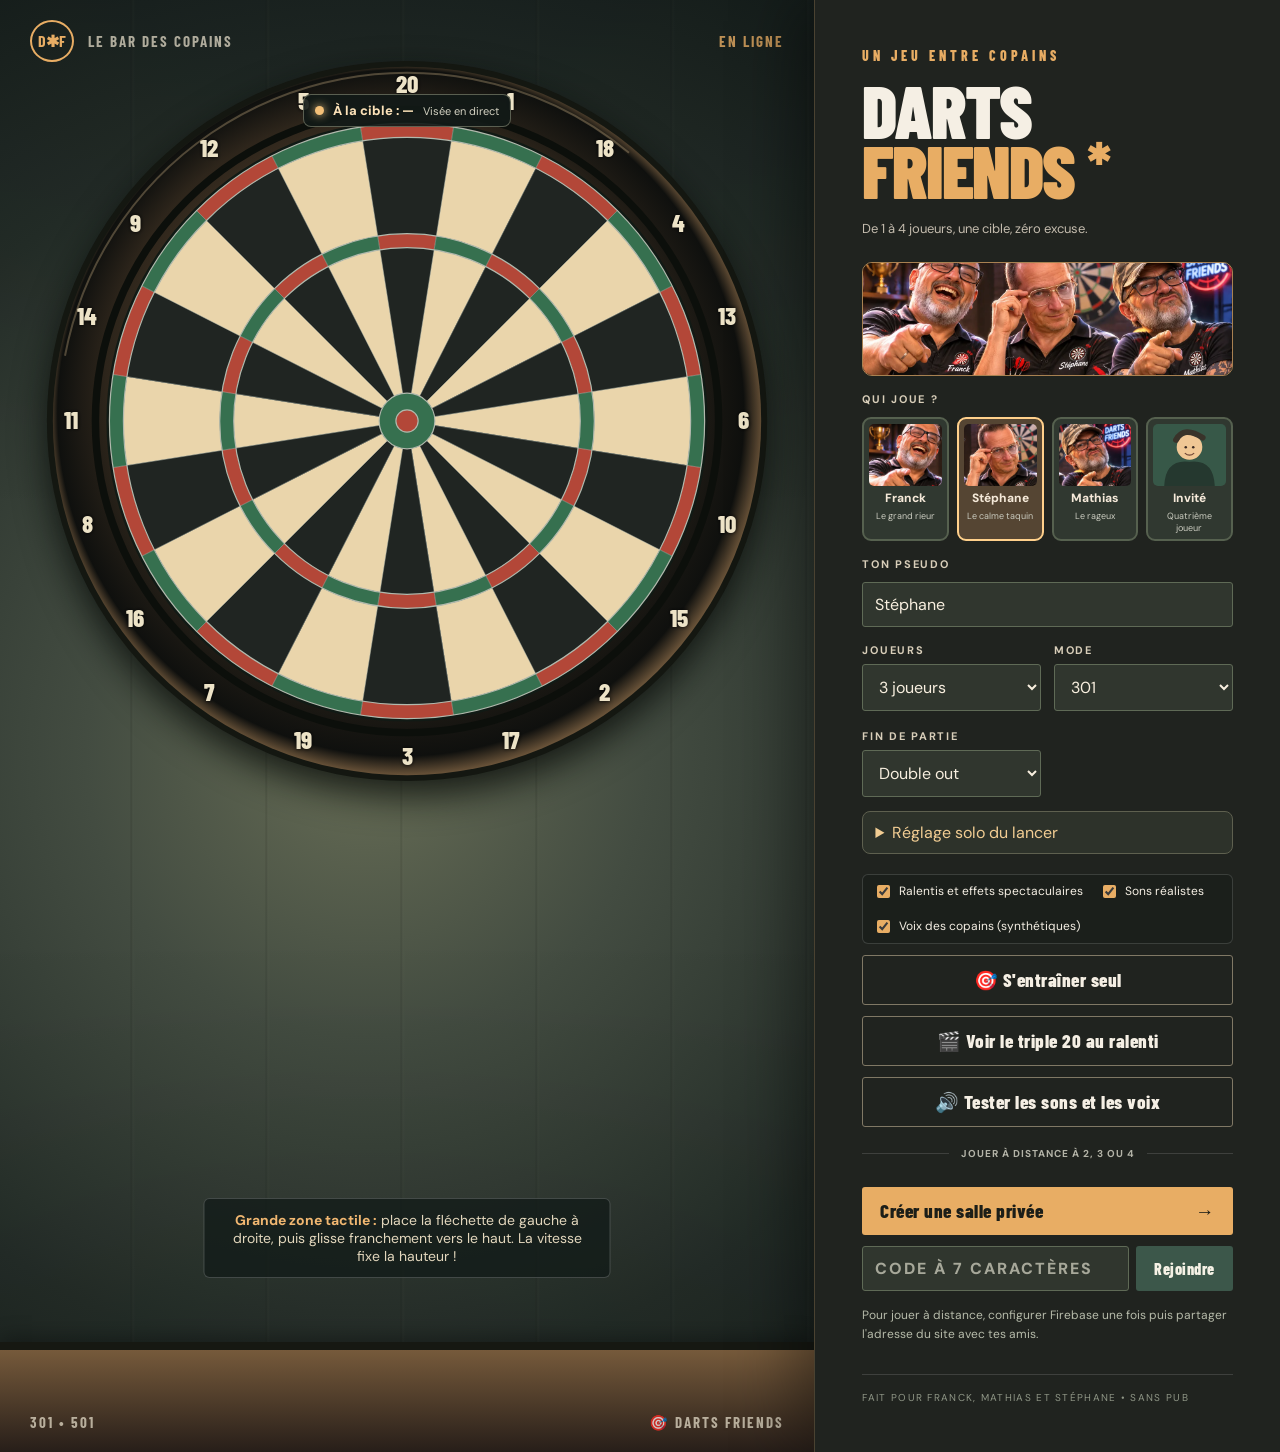
<file: index.html>
<!doctype html>
<html lang="fr">
<head>
  <meta charset="utf-8">
  <meta name="viewport" content="width=device-width, initial-scale=1, viewport-fit=cover">
  <meta name="theme-color" content="#1b211c">
  <meta name="description" content="Darts Friends : fléchettes 301 et 501 de 1 à 4 joueurs, entre amis, sur Android">
  <title>Darts Friends • V0.9 • fléchettes compétition et sons</title>
  <link rel="manifest" href="manifest.webmanifest">
  <link rel="icon" type="image/png" href="assets/icon-192.png">
  <link rel="stylesheet" href="style.css">
  <script src="firebase-config.js"></script>
  <script type="module" src="app.mjs"></script>
</head>
<body>
<div class="app-shell">
  <section class="arena">
    <div class="arena-top"><span class="mini-mark">D✱F</span><span>LE BAR DES COPAINS</span><span class="prototype">EN LIGNE</span></div>
    <canvas id="board" aria-label="Fléchettes : placer la fléchette en bas en déplaçant le doigt, puis glisser rapidement vers le haut"></canvas>
    <div class="aim-help"><strong>Grande zone tactile :</strong> place la fléchette de gauche à droite, puis glisse franchement vers le haut. La vitesse fixe la hauteur !</div>
    <div id="cinema-overlay" class="cinema-overlay" aria-live="polite"><div id="cinema-title" class="cinema-title"></div><div id="cinema-subtitle" class="cinema-subtitle"></div></div>
    <div class="live-overlay" id="live-overlay"><span class="live-dot"></span><span id="live-description">À la cible : —</span><span id="live-detail">Visée en direct</span></div>
    <div id="toast" class="toast" role="status" aria-live="polite"></div>
    <div id="shot-badge" class="shot-badge" aria-live="polite"></div>
    <div id="reaction-bubble" class="reaction-bubble" aria-live="polite"><img id="reaction-avatar" alt="" src="assets/franck.webp"><div><strong id="reaction-name">Franck</strong><span id="reaction-text">« Tocar ! »</span></div></div>
    <div class="arena-bottom"><span>301 &bull; 501</span><span>🎯 DARTS FRIENDS</span></div>
  </section>
  <aside class="panel">
    <header class="brand"><div class="brand-kicker">UN JEU ENTRE COPAINS</div><h1>DARTS <em>FRIENDS</em><span class="brand-star">✱</span></h1><p>De 1 à 4 joueurs, une cible, zéro excuse.</p></header>
    <section id="setup" class="screen">
      <div class="trio-banner"><img src="assets/trio.webp" alt="Illustration cartoon de Franck, Stéphane et Mathias autour d'une cible"></div>
      <label>Qui joue ?</label>
      <div class="avatar-picker" id="avatar-picker">
        <button class="avatar-choice" type="button" data-avatar="franck" aria-pressed="false"><img src="assets/franck.webp" alt=""><strong>Franck</strong><small>Le grand rieur</small></button>
        <button class="avatar-choice selected" type="button" data-avatar="stephane" aria-pressed="true"><img src="assets/stephane.webp" alt=""><strong>Stéphane</strong><small>Le calme taquin</small></button>
        <button class="avatar-choice" type="button" data-avatar="mathias" aria-pressed="false"><img src="assets/mathias.webp" alt=""><strong>Mathias</strong><small>Le rageux</small></button>
        <button class="avatar-choice" type="button" data-avatar="invite" aria-pressed="false"><img src="assets/invite.svg" alt=""><strong>Invité</strong><small>Quatrième joueur</small></button>
      </div>
      <label for="nickname">Ton pseudo</label><input id="nickname" maxlength="18" value="Stéphane" autocomplete="off">
      <div class="two-cols">
        <div><label for="player-count">Joueurs</label><select id="player-count"><option value="1">1 • Entraînement</option><option value="2">2 joueurs</option><option value="3" selected>3 joueurs</option><option value="4">4 joueurs</option></select></div>
        <div><label for="game-mode">Mode</label><select id="game-mode"><option value="301">301</option><option value="501">501</option></select></div>
        <div><label for="checkout">Fin de partie</label><select id="checkout"><option value="true">Double out</option><option value="false">Libre</option></select></div>
      </div>
      <details class="sensitivity-section"><summary>Réglage solo du lancer</summary>
        <label>Force <output id="solo-force-value">1.00×</output></label><input id="solo-force" type="range" min="0.5" max="2" step="0.05" value="1">
        <label>Direction <output id="solo-direction-value">1.00×</output></label><input id="solo-direction" type="range" min="0.5" max="2" step="0.05" value="1">
      </details>
      <div class="show-options"><label><input id="cinematic" type="checkbox" checked> Ralentis et effets spectaculaires</label><label><input id="sound-fx" type="checkbox" checked> Sons réalistes</label><label><input id="voice-fx" type="checkbox" checked> Voix des copains (synthétiques)</label></div>
      <button id="practice" class="button button-outline" type="button">🎯 S'entraîner seul</button>
      <button id="show-preview" class="button button-outline" type="button">🎬 Voir le triple 20 au ralenti</button>
      <button id="test-audio" class="button button-outline" type="button">🔊 Tester les sons et les voix</button>
      <div class="separator"><span>JOUER À DISTANCE À 2, 3 OU 4</span></div>
      <button id="create" class="button button-primary" type="button">Créer une salle privée <span>→</span></button>
      <div class="joinline"><input id="room-input" maxlength="7" placeholder="CODE À 7 CARACTÈRES" autocapitalize="characters" aria-label="Code de salle"><button id="join" class="button button-small" type="button">Rejoindre</button></div>
      <p class="footnote" id="online-note">Pour jouer à distance, configurer Firebase une fois puis partager l'adresse du site avec tes amis.</p>
    </section>
    <section id="lobby" class="screen hidden">
      <div class="section-title">SALLE PRIVÉE <span id="room-code">-------</span></div>
      <p class="hint">Partage le lien ou le code ci-dessus. Chacun choisit son propre avatar.</p>
      <button id="share" type="button" class="button button-outline">🔗 Copier le lien d'invitation</button>
      <div id="lobby-players" class="player-list"></div>
      <div class="sensitivity-section" id="host-controls">
        <strong>Sensibilité commune pour la salle</strong>
        <label>Force <output id="force-value">1.00×</output></label><input id="force-sensitivity" type="range" min="0.5" max="2" step="0.05" value="1">
        <label>Direction <output id="direction-value">1.00×</output></label><input id="direction-sensitivity" type="range" min="0.5" max="2" step="0.05" value="1">
        <button id="save-sensitivity" class="button button-outline" type="button">Appliquer à tous</button>
      </div>
      <p id="lobby-note" class="hint">En attente des amis…</p>
      <button id="start" class="button button-primary hidden" type="button">Lancer la partie <span>→</span></button>
      <button id="leave-lobby" class="text-button" type="button">Retour au menu</button>
    </section>
    <section id="match" class="screen hidden">
      <div class="match-top"><div><span class="small-label">MANCHE</span><h2 id="match-title">301</h2></div><div class="match-pills"><span id="room-pill">ENTRAÎNEMENT</span><span id="double-pill">DOUBLE OUT</span><span id="sensitivity-pill">F 1.00× · D 1.00×</span></div></div>
      <div id="players" class="player-list"></div>
      <div id="spectator-state" class="spectator-state">👀 En direct : en attente du lancer…</div>
      <div class="turn-box"><span class="small-label">C'EST AU TOUR DE</span><strong id="turn-name">Toi !</strong><span id="dart-counter">Fléchette 1/3</span></div>
      <div id="banter" class="banter-controls hidden"><label for="tease-target">CHAMBRER UN COPAIN</label><div class="banter-line"><select id="tease-target" aria-label="Personne à chambrer"></select><button id="tease" class="button button-banter" type="button">😏 Chambrer !</button></div></div>
      <div class="history"><span class="small-label">DERNIER LANCER</span><strong id="last-shot">À toi !</strong><span class="hint" id="quip"></span></div>
      <div id="win-banner" class="win-banner hidden"></div>
      <div class="controls"><button id="restart" class="button button-outline hidden" type="button">Rejouer</button><button id="exit" class="text-button" type="button">Retour au menu</button></div>
    </section>
    <footer class="panel-footer">FAIT POUR FRANCK, MATHIAS ET STÉPHANE • SANS PUB</footer>
  </aside>
</div>
</body>
</html>
</file>
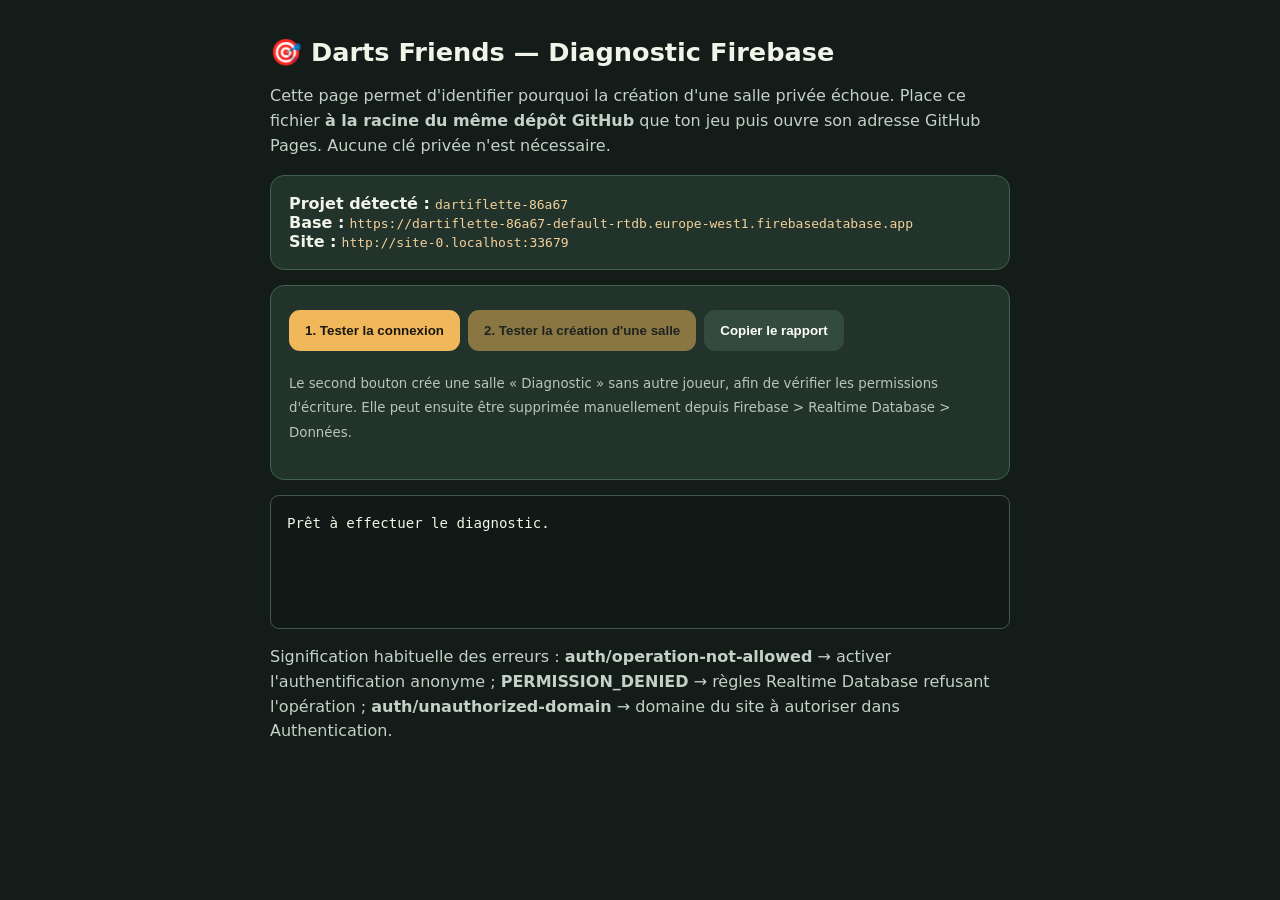
<file: Darts_Friends_Diagnostic_Firebase.html>
<!DOCTYPE html>
<html lang="fr"><head><meta charset="UTF-8"><meta name="viewport" content="width=device-width,initial-scale=1"><title>Darts Friends — Diagnostic Firebase</title>
<style>:root{font-family:system-ui,-apple-system,Segoe UI,Roboto,sans-serif;color-scheme:dark}body{margin:0;background:#141c19;color:#f1f4e9;padding:20px}.wrap{max-width:740px;margin:auto}h1{font-size:1.6rem}p{color:#c4d1c7;line-height:1.55}.card{background:#22332b;border-radius:14px;padding:18px;margin:15px 0;border:1px solid #41614d}button{background:#f0b85b;color:#1b1710;border:0;font-weight:750;padding:13px 16px;border-radius:11px;cursor:pointer;margin:6px 8px 4px 0}button:disabled{opacity:.5;cursor:not-allowed}code{color:#f1d19b;overflow-wrap:anywhere}.success{color:#9cf1a4}.error{color:#ff9990}.warn{color:#f2cf84}#log{white-space:pre-wrap;overflow-wrap:anywhere;background:#101915;border:1px solid #41574d;border-radius:9px;padding:16px;min-height:100px;font-size:.88rem;line-height:1.65}small{color:#b9c5ba}button.secondary{background:#334b3e;color:white}</style>
<script src="firebase-config.js"></script>
</head><body><div class="wrap"><h1>🎯 Darts Friends — Diagnostic Firebase</h1><p>Cette page permet d'identifier pourquoi la création d'une salle privée échoue. Place ce fichier <strong>à la racine du même dépôt GitHub</strong> que ton jeu puis ouvre son adresse GitHub Pages. Aucune clé privée n'est nécessaire.</p><div class="card"><strong>Projet détecté :</strong> <code id="project">...</code><br><strong>Base :</strong> <code id="dburl">...</code><br><strong>Site :</strong> <code id="site">...</code></div><div class="card"><button id="check">1. Tester la connexion</button><button id="create" disabled>2. Tester la création d'une salle</button><button class="secondary" id="copy">Copier le rapport</button><p><small>Le second bouton crée une salle « Diagnostic » sans autre joueur, afin de vérifier les permissions d'écriture. Elle peut ensuite être supprimée manuellement depuis Firebase &gt; Realtime Database &gt; Données.</small></p></div><pre id="log">Prêt à effectuer le diagnostic.</pre><p>Signification habituelle des erreurs : <strong>auth/operation-not-allowed</strong> → activer l'authentification anonyme ; <strong>PERMISSION_DENIED</strong> → règles Realtime Database refusant l'opération ; <strong>auth/unauthorized-domain</strong> → domaine du site à autoriser dans Authentication.</p></div>
<script type="module">
const cfg=window.DARTS_FIREBASE_CONFIG;
const $=id=>document.getElementById(id),log=$('log');
$('project').textContent=cfg?.projectId||'(aucune configuration)';
$('dburl').textContent=cfg?.databaseURL||'(aucune configuration)';
$('site').textContent=location.origin;
let context=null;
const say=(m)=>{log.textContent+=(log.textContent.endsWith('\n')?'':'\n')+m;};
function explain(error){let code=error?.code||'(code non fourni)', msg=error?.message||String(error);say('❌ '+code+' — '+msg);if(/operation-not-allowed/.test(code))say('➜ Firebase Authentication > Sign-in method > Anonyme > Activer.');else if(/unauthorized-domain/.test(code))say('➜ Firebase Authentication > Settings > Authorized domains : ajouter '+location.hostname);else if(/permission[-_]denied|PERMISSION_DENIED/i.test(code+' '+msg))say('➜ Vérifier les règles PUBLIÉES dans Realtime Database > Règles : autorisation des salles rooms/$code et absence de numChildren().');else if(/invalid-api-key|api-key-not-valid/i.test(code+' '+msg))say('➜ Vérifier la clé API Web du projet Firebase.');else say('➜ Copier ce rapport pour diagnostic.');}
$('check').onclick=async()=>{
 $('create').disabled=true;log.textContent='Vérification en cours…\n';
 try{
 if(!cfg||!cfg.apiKey||cfg.apiKey==='A_REMPLACER'||!cfg.databaseURL)throw new Error('Le fichier firebase-config.js n’est pas correctement renseigné.');
 say('✓ Configuration présente : '+cfg.projectId);
 const [app,auth,db]=await Promise.all([import('https://www.gstatic.com/firebasejs/13.3.0/firebase-app.js'),import('https://www.gstatic.com/firebasejs/13.3.0/firebase-auth.js'),import('https://www.gstatic.com/firebasejs/13.3.0/firebase-database.js')]);
 say('✓ SDK Firebase importé');
 const instance=app.initializeApp(cfg,'darts-friends-diagnostic');const a=auth.getAuth(instance);
 await auth.signInAnonymously(a);const uid=a.currentUser.uid;
 say('✓ Authentification anonyme OK (identifiant : '+uid.slice(0,7)+'…)');
 const database=db.getDatabase(instance);const alphabet='ABCDEFGHJKLMNPQRSTUVWXYZ23456789';const testCode=Array.from(crypto.getRandomValues(new Uint8Array(7)),v=>alphabet[v%alphabet.length]).join('');
 const testRef=db.ref(database,'rooms/'+testCode);
 const snapshot=await db.get(testRef);
 say('✓ Lecture autorisée pour une salle inexistante (code '+testCode+').');
 if(snapshot.exists())say('Note : collision improbable de code, le test de création utilisera un nouveau code.');
 context={uid,db,database};$('create').disabled=false;say('✓ Diagnostic de connexion réussi. Clique sur le bouton 2 pour tester la création.');
 }catch(e){explain(e);}
};
$('create').onclick=async()=>{
 if(!context)return;const {uid,db,database}=context;$('create').disabled=true;
 try{
 const alphabet='ABCDEFGHJKLMNPQRSTUVWXYZ23456789';const code=Array.from(crypto.getRandomValues(new Uint8Array(7)),v=>alphabet[v%alphabet.length]).join('');
 const room={schema:1,createdAt:Date.now(),host:uid,mode:301,doubleOut:true,force:1,direction:1,status:'lobby',turn:0,seq:0,players:[{uid,name:'Diagnostic',avatar:'stephane',score:301,roundStart:301,darts:0,roundHits:[]}],winner:'',lastHit:null,lastReaction:null};
 const response=await db.runTransaction(db.ref(database,'rooms/'+code),r=>r===null?room:undefined,{applyLocally:false});
 if(!response.committed)throw new Error('La transaction n’a pas été validée (code déjà utilisé ou refus)');
 say('✅ Création de salle réussie ! Code : '+code);say('✅ L’application devrait pouvoir créer une salle avec les mêmes règles.');
 }catch(e){explain(e);}finally{$('create').disabled=false;}
};
$('copy').onclick=async()=>{try{await navigator.clipboard.writeText('Darts Friends — '+location.href+'\nProjet : '+$('project').textContent+'\n'+log.textContent);say('✓ Rapport copié.');}catch{say('Copie manuellement le texte ci-dessus.');}};
</script></body></html>
</file>
<file: style.css>
@import url('https://fonts.googleapis.com/css2?family=Barlow+Condensed:wght@500;600;700;800;900&family=DM+Sans:wght@400;500;600;700&display=swap');
:root{--ink:#f5efe4;--gold:#e8ad64;--dark:#1b1d19;--line:#ffffff22;--muted:#c4bcae;--green:#385949;--red:#b64037}
*{box-sizing:border-box}html,body{margin:0;min-height:100%;background:#131714;color:var(--ink);font-family:'DM Sans',Arial,sans-serif}button,input,select{font:inherit}button{cursor:pointer}body{overscroll-behavior:none}
.app-shell{min-height:100dvh;display:grid;grid-template-columns:minmax(0,1.52fr) minmax(330px,.87fr);max-width:1920px;margin:auto;overflow:hidden}
.arena{position:relative;min-height:680px;overflow:hidden;background:radial-gradient(circle at 45% 52%,#666c55 0%,#434c41 32%,#252e29 70%,#17201e 100%)}
.arena:before{content:"";pointer-events:none;position:absolute;inset:0;opacity:.24;background:repeating-linear-gradient(90deg,transparent 0,transparent 130px,#0007 131px,#e0d2b111 133px,transparent 135px),linear-gradient(0deg,#0007,transparent 35%,transparent 65%,#0007)}
.arena:after{content:"";position:absolute;bottom:0;height:13%;left:0;right:0;pointer-events:none;background:linear-gradient(#765a3b,#271e19);border-top:8px solid #161812;box-shadow:0 -4px 20px #0005}
.arena-top,.arena-bottom{position:absolute;z-index:2;left:30px;right:30px;display:flex;align-items:center;gap:14px;font-family:'Barlow Condensed',sans-serif;font-weight:700;letter-spacing:2px;font-size:15px;color:#e1d9c5c0}
.arena-top{top:20px}.arena-bottom{bottom:20px;justify-content:space-between}.mini-mark{border:2px solid #e8ad64;border-radius:50%;color:#e8ad64;padding:9px 6px;font-size:16px;letter-spacing:0}.prototype{margin-left:auto;color:#e8ad64;opacity:.8}
#board{touch-action:none;display:block;position:absolute;inset:0;width:100%;height:100%;z-index:1;cursor:crosshair}
.aim-help{z-index:3;position:absolute;top:55px;bottom:auto;left:50%;transform:translateX(-50%);white-space:nowrap;text-align:center;padding:12px 16px;background:#111a18c4;border:1px solid #ffffff30;border-radius:6px;font-size:clamp(11px,1.2vw,14px);color:#e3d7bd;pointer-events:none}.aim-help strong{color:#f1b771}.aim-help span{color:#9d906f;margin:0 5px}
.toast,.shot-badge{pointer-events:none;position:absolute;z-index:4;left:50%;transform:translateX(-50%);text-align:center;font-family:'Barlow Condensed',sans-serif;font-weight:900;letter-spacing:1px;opacity:0;transition:opacity .18s}.toast{top:105px;font-size:18px;background:#151f1ce8;padding:9px 20px;border-radius:4px}.toast.visible,.shot-badge.visible{opacity:1}.shot-badge{top:21%;font-size:clamp(36px,5vw,76px);color:#f3bb6e;text-shadow:0 4px 0 #30261d,0 10px 40px #000}
.panel{z-index:5;position:relative;background:#20231f;box-shadow:-18px 0 60px #0006;min-height:100vh;padding:clamp(22px,3.7vw,54px);display:flex;flex-direction:column;border-left:1px solid #eebd7b33;overflow-y:auto}
.brand-kicker{font-family:'Barlow Condensed',sans-serif;color:var(--gold);letter-spacing:4px;font-size:14px;font-weight:800}.brand{margin-bottom:25px}.brand h1{font-family:'Barlow Condensed',Impact,sans-serif;font-size:clamp(50px,5.7vw,86px);letter-spacing:-2px;line-height:.82;margin:17px 0 12px;font-weight:900;position:relative}.brand h1 em{color:var(--gold);font-style:normal}.brand-star{font-size:30px;vertical-align:top;margin-left:12px;color:var(--gold)}.brand p{color:var(--muted);font-size:13px;margin:19px 0 0}
.screen{display:flex;flex-direction:column;gap:11px;flex:1}.hidden{display:none!important}.screen>label,.two-cols label{font-size:11px;text-transform:uppercase;letter-spacing:1.7px;font-weight:700;color:#d8ceb9;margin-top:5px;display:block}.screen input,.screen select{width:100%;border-radius:3px;background:#30362e;border:1px solid #5f6a56;padding:11px 12px;color:#f8efdf;outline:none;min-height:42px}.screen input:focus,.screen select:focus{border-color:var(--gold)}.screen input::placeholder{color:#a7a89a}.two-cols{display:grid;grid-template-columns:1fr 1fr;gap:13px}.two-cols label{margin-bottom:7px}
.button{border:0;min-height:45px;padding:12px 18px;border-radius:3px;font-family:'Barlow Condensed',sans-serif;font-weight:800;font-size:19px;letter-spacing:.5px;transition:transform .15s,background .15s}.button:active{transform:scale(.98)}.button-primary{background:var(--gold);color:#1c1e18;margin-top:7px;display:flex;justify-content:space-between;align-items:center}.button-primary:hover{background:#f3c18a}.button-outline{color:var(--ink);background:transparent;border:1px solid #807865}.button-outline:hover{background:#353b32}.separator{display:flex;align-items:center;gap:12px;color:#b4b4a8;font-size:10px;font-weight:700;letter-spacing:1px;margin:9px 0}.separator:before,.separator:after{content:"";height:1px;background:var(--line);flex:1}.joinline{display:grid;grid-template-columns:1fr auto;gap:7px}.joinline input{letter-spacing:2px;font-weight:800;text-transform:uppercase}.button-small{background:#3c574a;color:#f5f1e5;font-size:16px}.footnote,.hint{font-size:12px;line-height:1.6;color:#b6bbaa;margin:4px 0}
.section-title{font-family:'Barlow Condensed',sans-serif;letter-spacing:1px;font-size:25px;font-weight:800;display:flex;align-items:center;justify-content:space-between}.section-title span{font-size:28px;background:#334333;border:1px dashed #d6aa6b;padding:4px 10px;color:#ffce80;letter-spacing:4px}
.player-list{display:flex;flex-direction:column;gap:9px;margin:10px 0}.player{display:flex;align-items:center;gap:13px;padding:8px 10px;border:1px solid #4c5245;background:#292f28;border-radius:4px;min-height:61px}.player.active{border-color:#ecb875;background:#3c3e30}.player.offline{opacity:.5}.player-details{display:flex;flex-direction:column;gap:2px;flex:1;min-width:0}.player-details strong{font-size:14px;white-space:nowrap;overflow:hidden;text-overflow:ellipsis}.player-details small{font-size:10px;color:#bebaaa;text-transform:uppercase;letter-spacing:.5px}.points{font-family:'Barlow Condensed',sans-serif;font-size:29px;font-weight:800;color:#f6c086;line-height:1}
.avatar{--shirt:#8aab9d;flex-shrink:0;width:45px;height:45px;overflow:hidden;position:relative;border-radius:50%;background:radial-gradient(circle at 25% 15%,#f6e3ae,#c7b58b 65%,#907052);border:2px solid #a18a68;box-shadow:inset 0 3px 6px #ffffff57,0 2px 8px #0005}.avatar .body{position:absolute;left:6px;right:6px;bottom:-10px;height:22px;border-radius:50% 50% 0 0;background:var(--shirt);border:2px solid #322a24}.avatar .face{position:absolute;left:10px;top:6px;width:23px;height:27px;border-radius:42% 42% 49% 49%;background:#e9aa7c;border:1px solid #976b4b;box-shadow:inset -3px -4px 0 #ba79564d}.avatar .hair{position:absolute;left:8px;top:3px;width:27px;height:13px;border-radius:50% 50% 20% 12%;background:#4b3429;transform:rotate(-6deg)}.avatar .eyes{position:absolute;left:15px;top:19px;width:3px;height:3px;background:#292923;border-radius:50%;box-shadow:10px 0 #292923}.avatar .mouth{position:absolute;left:18px;top:26px;width:9px;height:4px;border-bottom:2px solid #6b3835;border-radius:50%}
.avatar.type-1{--shirt:#d06b55}.avatar.type-1 .hair{background:#766858}.avatar.type-2{--shirt:#6678a8}.avatar.type-2 .hair{background:#2e3030}
.match-top{display:flex;justify-content:space-between;align-items:center}.small-label{font-size:10px;letter-spacing:2px;font-weight:800;color:#b3b6a7}.match-top h2{font-size:47px;font-family:'Barlow Condensed',sans-serif;margin:0;line-height:1}.match-pills{display:flex;flex-direction:column;align-items:flex-end;gap:6px}.match-pills span{padding:5px 9px;font-size:10px;background:#314a3e;border:1px solid #607664;letter-spacing:1px;font-weight:800}.match-pills span+span{background:#67482f;border-color:#ad8454}.turn-box{border-left:3px solid var(--gold);padding:10px 13px;background:#323a30;display:flex;flex-direction:column;gap:4px}.turn-box strong{font-size:18px}.turn-box>span:last-child{font-size:12px;color:#b8c5b1}.history{border-top:1px solid var(--line);padding:14px 0;display:flex;flex-direction:column;gap:5px}.history strong{font-family:'Barlow Condensed',sans-serif;font-size:25px}.win-banner{background:#5a6339;border:1px solid #dfbb64;padding:15px;text-align:center;font-family:'Barlow Condensed',sans-serif;font-size:24px;font-weight:800}.controls{display:flex;gap:15px;align-items:center;margin-top:auto}.controls .button{flex:1}.text-button{background:none;border:0;color:#c9bbaa;text-decoration:underline;text-underline-offset:4px;padding:10px 0;text-align:left;font-size:12px}.panel-footer{border-top:1px solid var(--line);margin-top:26px;padding-top:16px;color:#8f9686;font-size:10px;letter-spacing:1.3px}
@media(max-width:750px){.app-shell{display:flex;flex-direction:column}.arena{height:62dvh;min-height:390px;flex-shrink:0}.panel{min-height:unset;padding:22px}.brand{margin-bottom:19px}.brand h1{font-size:56px;line-height:.85}.brand h1 br{display:none}.brand h1 em:before{content:' '}.arena-top,.arena-bottom{left:18px;right:18px;font-size:11px}.arena-top{top:12px}.arena-bottom{bottom:10px}.aim-help{top:45px;bottom:auto;width:max-content;max-width:95%;font-size:10px}.panel-footer{display:none}}
@media (orientation:landscape) and (max-height:630px){.arena{min-height:100vh}.panel{padding:17px 23px}.brand{margin-bottom:12px}.brand h1{font-size:52px;margin:9px 0 8px}.brand p{margin:10px 0 0}.screen{gap:6px}.screen input,.screen select{min-height:35px;padding:7px}.button{min-height:35px;padding:7px 10px;font-size:16px}.player{min-height:46px}.avatar{width:34px;height:34px}.avatar .body{bottom:-13px}.avatar .face{left:7px;top:4px}.avatar .hair{left:6px;top:2px}.avatar .eyes{left:12px;top:16px}.avatar .mouth{left:15px;top:23px}.panel-footer{display:none}.aim-help{top:38px;bottom:auto}}

.sensitivity-section {padding:12px; margin:12px 0; background:rgba(255,255,255,.035); border-radius:9px;}
.sensitivity-section label {display:flex;justify-content:space-between;margin-top:8px;}
.sensitivity-section input[type=range] {width:100%;accent-color:#e7b86f;margin:9px 0;}
.sensitivity-section summary {cursor:pointer;color:#edc380;}

/* Simplification : avatars fixes, sans animations */
.trio-banner{height:114px;overflow:hidden;border-radius:10px;border:1px solid #a88151;background:#151914}
.trio-banner img{width:100%;height:100%;object-fit:cover;object-position:center 36%}
.avatar-picker{display:grid;grid-template-columns:repeat(3,minmax(0,1fr));gap:8px}
.avatar-choice{background:#303830;border:2px solid #56614f;border-radius:9px;color:#f5e9d9;padding:5px;display:flex;flex-direction:column;align-items:center;gap:4px;min-width:0}
.avatar-choice.selected{border-color:#ffd08b;background:#554533}
.avatar-choice img{width:100%;height:77px;object-fit:cover;object-position:center 26%;border-radius:5px}
.avatar-choice strong{font-weight:800;font-size:14px}.avatar-choice small{font-size:10px;color:#cacbbf;text-align:center}
.avatar-portrait{width:46px;height:46px;object-fit:cover;object-position:center 26%;border:1px solid #bfa274;border-radius:7px;flex:none}
.sensitivity-section{border:1px solid #5e604f;background:#2d322a;border-radius:8px;padding:10px 12px;margin:3px 0}
.sensitivity-section summary{cursor:pointer;color:#f2cd93}.sensitivity-section label{display:flex;justify-content:space-between;margin-top:7px;font-size:12px;color:#e4d9c7}
.sensitivity-section input[type=range]{width:100%;min-height:25px;accent-color:#e9b36e;padding:0;border:0}
.sensitivity-section strong{font-size:12px}
.banter-controls{padding:10px;border:1px solid #ad8d62;border-radius:8px;background:#36352b}
.banter-controls label{font-size:10px;letter-spacing:1.5px;color:#edcb91;font-weight:800}
.banter-line{display:grid;grid-template-columns:1fr auto;gap:6px;margin-top:6px}
.button-banter{background:#e8b673;color:#211c13;font-size:14px;white-space:nowrap;padding:7px;min-height:42px}
#quip{color:#eac58f;font-weight:800;font-size:13px}
.button:disabled{opacity:.45;cursor:not-allowed}
@media(max-width:750px){.arena{height:61dvh;min-height:370px}.panel{padding:18px}.brand h1{font-size:50px}.trio-banner{height:95px}.aim-help{white-space:normal;top:52px;line-height:1.35;width:calc(100% - 28px);max-width:calc(100% - 28px);background:#15221fda}.avatar-choice img{height:68px}.toast{top:105px;font-size:14px}}

/* V0.6 — salons modulables et visée en direct */
.avatar-picker{grid-template-columns:repeat(4,minmax(0,1fr))}
.avatar-choice img{height:62px}.avatar-choice strong{font-size:12px}.avatar-choice small{font-size:9px}
.live-overlay{position:absolute;z-index:3;left:50%;transform:translateX(-50%);top:12%;display:flex;align-items:center;gap:9px;max-width:95%;white-space:nowrap;background:#121a17e9;border:1px solid #b7b89b70;color:#fbe1b8;border-radius:8px;padding:7px 11px;font-weight:800;font-size:13px;pointer-events:none}
.live-dot{width:9px;height:9px;background:#f3c078;border-radius:50%;box-shadow:0 0 10px #ffd48b;flex:none}
#live-detail{font-weight:400;font-size:11px;color:#d4d2c2}
.spectator-state{font-size:12px;border-left:3px solid #e9b76b;padding:8px 10px;background:#333b30;color:#f4dbb7;border-radius:4px}
.aim-help{top:49px}.live-overlay{top:94px}
@media(max-width:750px){.avatar-picker{gap:5px}.avatar-choice img{height:55px}.avatar-choice{padding:3px}.avatar-choice strong{font-size:11px}.avatar-choice small{font-size:8px}.live-overlay{top:95px;font-size:11px;gap:6px;padding:5px 7px}#live-detail{font-size:9px}.aim-help{top:49px}}
@media(min-width:751px) and (max-width:1000px){.avatar-choice img{height:58px}}
/* Mode match compact : cible, score et statut direct visibles sur téléphone. */
@media(max-width:750px){
 body[data-screen="match"]{height:100dvh;overflow:hidden}
 body[data-screen="match"] .app-shell{height:100dvh;min-height:0;overflow:hidden;display:flex;flex-direction:column}
 body[data-screen="match"] .arena{flex:0 0 58dvh;height:58dvh;min-height:0}
 body[data-screen="match"] .panel{flex:1 1 auto;height:42dvh;min-height:0;overflow-y:auto;padding:7px 12px;box-shadow:none}
 body[data-screen="match"] .brand,body[data-screen="match"] .panel-footer{display:none}
 body[data-screen="match"] .screen{gap:4px;flex:0}
 body[data-screen="match"] .match-top h2{font-size:28px}
 body[data-screen="match"] .match-top{gap:8px}
 body[data-screen="match"] .match-pills{flex-direction:row;align-items:center;flex-wrap:wrap;gap:3px;justify-content:flex-end}
 body[data-screen="match"] .match-pills span{font-size:8px;padding:2px 4px;letter-spacing:0}
 body[data-screen="match"] .player-list{display:grid;grid-template-columns:repeat(2,minmax(0,1fr));gap:4px;margin:2px 0}
 body[data-screen="match"] .player{gap:5px;min-height:39px;padding:3px 5px}
 body[data-screen="match"] .avatar-portrait{width:33px;height:33px}
 body[data-screen="match"] .player-details strong{font-size:11px}
 body[data-screen="match"] .player-details small{font-size:7px}
 body[data-screen="match"] .points{font-size:22px}
 body[data-screen="match"] .score-wrap{display:flex;flex-direction:column;align-items:center}
 body[data-screen="match"] .dart-count{font-size:7px;color:#f6bc7b;letter-spacing:0}
 body[data-screen="match"] .turn-box{padding:3px 8px;flex-direction:row;align-items:center;gap:6px}
 body[data-screen="match"] .turn-box .small-label{font-size:8px;letter-spacing:0}
 body[data-screen="match"] .turn-box strong{font-size:13px}
 body[data-screen="match"] .turn-box>span:last-child{font-size:9px;margin-left:auto}
 body[data-screen="match"] .spectator-state{padding:3px 7px;font-size:9px;line-height:1.3}
 body[data-screen="match"] .history{padding:3px 0;display:flex;flex-direction:row;align-items:center;gap:6px}
 body[data-screen="match"] .history .small-label{font-size:8px;letter-spacing:0}
 body[data-screen="match"] .history strong{font-size:15px}
 body[data-screen="match"] #quip{font-size:9px}
 body[data-screen="match"] .banter-controls{padding:3px 6px}
 body[data-screen="match"] .banter-controls label{font-size:8px;letter-spacing:0}
 body[data-screen="match"] .banter-line{margin-top:2px}
 body[data-screen="match"] .banter-line select{min-height:25px;padding:3px;font-size:11px}
 body[data-screen="match"] .button-banter{min-height:25px;font-size:12px;padding:2px 8px}
 body[data-screen="match"] .controls{min-height:18px;margin:0}
 body[data-screen="match"] .controls .text-button{font-size:10px;padding:3px 0}
 body[data-screen="match"] .controls .button{min-height:25px;font-size:12px;padding:2px 6px}
 body[data-screen="match"] .arena-top{font-size:9px}
 body[data-screen="match"] .aim-help{font-size:9px;top:37px}
 body[data-screen="match"] .live-overlay{top:80px}
}
@media(max-width:750px) and (max-height:690px){
 body[data-screen="match"] .arena{flex-basis:52dvh;height:52dvh}
 body[data-screen="match"] .panel{height:48dvh}
}

@media(max-width:750px){
 body[data-screen="match"] .aim-help,body[data-screen="match"] .live-overlay{display:none}
 body[data-screen="match"] .toast{top:auto;bottom:20%;font-size:12px;max-width:80%;padding:5px 8px}
 body[data-screen="match"] .shot-badge{top:38%;font-size:clamp(26px,9vw,45px)}
}

/* V0.7 : piste de lancer géante et mise en scène du projectile. */
body[data-screen="match"] .arena{background:radial-gradient(circle at 50% 23%,#5e6955 0%,#39463c 35%,#1d2a24 79%,#101918 100%)}
.arena:after{height:7%}
.aim-help{top:auto;bottom:12%;max-width:90%;white-space:normal;pointer-events:none}
.cinema-overlay{pointer-events:none;position:absolute;z-index:5;top:25%;left:50%;transform:translate(-50%,-10px) scale(.94);width:85%;text-align:center;opacity:0;transition:opacity .3s,transform .3s;text-shadow:0 3px 13px #000,0 0 35px #000;}
.cinema-overlay.active{opacity:1;transform:translate(-50%,0) scale(1)}
.cinema-overlay .cinema-title{font-family:'Barlow Condensed',Impact,sans-serif;color:#ffce72;font-size:clamp(34px,6vw,84px);font-weight:900;letter-spacing:2px;line-height:1;text-shadow:0 3px 1px #6c3619,0 0 25px #ffbe4088}
.cinema-overlay .cinema-subtitle{font-family:'Barlow Condensed',sans-serif;font-size:clamp(12px,2vw,22px);color:white;letter-spacing:3px;font-weight:800;margin-top:6px}
.cinema-overlay.impact .cinema-title{animation:impact-pop .5s ease-out}
@keyframes impact-pop {0%{transform:scale(.85)}45%{transform:scale(1.13)}100%{transform:scale(1)}}
.show-options{display:flex;flex-wrap:wrap;gap:16px;align-items:center;padding:7px 10px;border:1px solid #ffffff24;background:#111a164d;margin-top:6px;border-radius:6px;font-size:12px}
.show-options label{display:flex;gap:6px;align-items:center;cursor:pointer}
.show-options input{width:auto!important;min-height:0!important;accent-color:#e8ad64}
@media(max-width:750px){
 body[data-screen="match"] .arena{height:70dvh;flex:0 0 70dvh;min-height:0}
 body[data-screen="match"] .panel{height:30dvh;min-height:0}
 body[data-screen="match"] .cinema-overlay{top:22%;}
 .arena .aim-help{bottom:8%;font-size:11px}
}
@media(max-width:750px) and (max-height:690px){
 body[data-screen="match"] .arena{height:68dvh;flex:0 0 68dvh}
 body[data-screen="match"] .panel{height:32dvh}
}

/* V0.7 : ne pas perdre le plateau en paysage sur les petits téléphones. */
body[data-screen="match"]{height:100dvh;overflow:hidden}
@media(orientation:landscape) and (max-height:630px){
 body[data-screen="match"] .app-shell{height:100dvh;min-height:0;display:grid;grid-template-columns:minmax(0,1.12fr) minmax(260px,.88fr);overflow:hidden}
 body[data-screen="match"] .arena{height:100dvh;min-height:0}
 body[data-screen="match"] .panel{height:100dvh;min-height:0;padding:7px 12px;overflow:auto}
 body[data-screen="match"] .brand{display:none}
 body[data-screen="match"] .player{min-height:37px}
 body[data-screen="match"] .player-list{display:grid;grid-template-columns:repeat(2,minmax(0,1fr));gap:4px}
 body[data-screen="match"] .player-details strong{font-size:11px}
 body[data-screen="match"] .points{font-size:20px}
 body[data-screen="match"] .match-top h2{font-size:27px}
 body[data-screen="match"] .history{padding:3px 0}
 body[data-screen="match"] .turn-box{padding:5px}
 body[data-screen="match"] .aim-help{display:none}
}

body[data-screen='match'] .arena-top{display:none}
/* Les titres spectaculaires restent sous la cible pour ne jamais masquer l'impact. */
body[data-screen="match"] .cinema-overlay{top:58%}

/* V0.8 — répliques visibles, sans masquer la cible ni réduire la piste tactile. */
.reaction-bubble{position:absolute;z-index:6;left:50%;bottom:7.5%;transform:translate(-50%,15px) scale(.92);opacity:0;pointer-events:none;display:flex;align-items:center;gap:10px;max-width:88%;min-width:190px;padding:9px 12px;border-radius:12px;border:1px solid #ffd596a8;background:#131c19ed;color:#fff4d8;box-shadow:0 8px 24px #000a;transition:transform .23s,opacity .23s}
.reaction-bubble.visible{transform:translate(-50%,0) scale(1);opacity:1}
.reaction-bubble img{width:48px;height:48px;object-fit:cover;object-position:center 23%;border:2px solid #f8c47b;border-radius:9px;flex:none}
.reaction-bubble>div{display:flex;flex-direction:column;gap:2px;min-width:0}
.reaction-bubble strong{color:#f3bf70;font-size:12px;letter-spacing:.5px}
.reaction-bubble span{font-weight:900;font-size:clamp(15px,2.4vw,23px);white-space:normal;text-shadow:0 2px 2px #000}
body[data-screen="match"] .reaction-bubble{bottom:4%}
@media(max-width:750px){.reaction-bubble{padding:6px 9px;gap:7px;bottom:6%;}.reaction-bubble img{width:37px;height:37px}}
</file>
